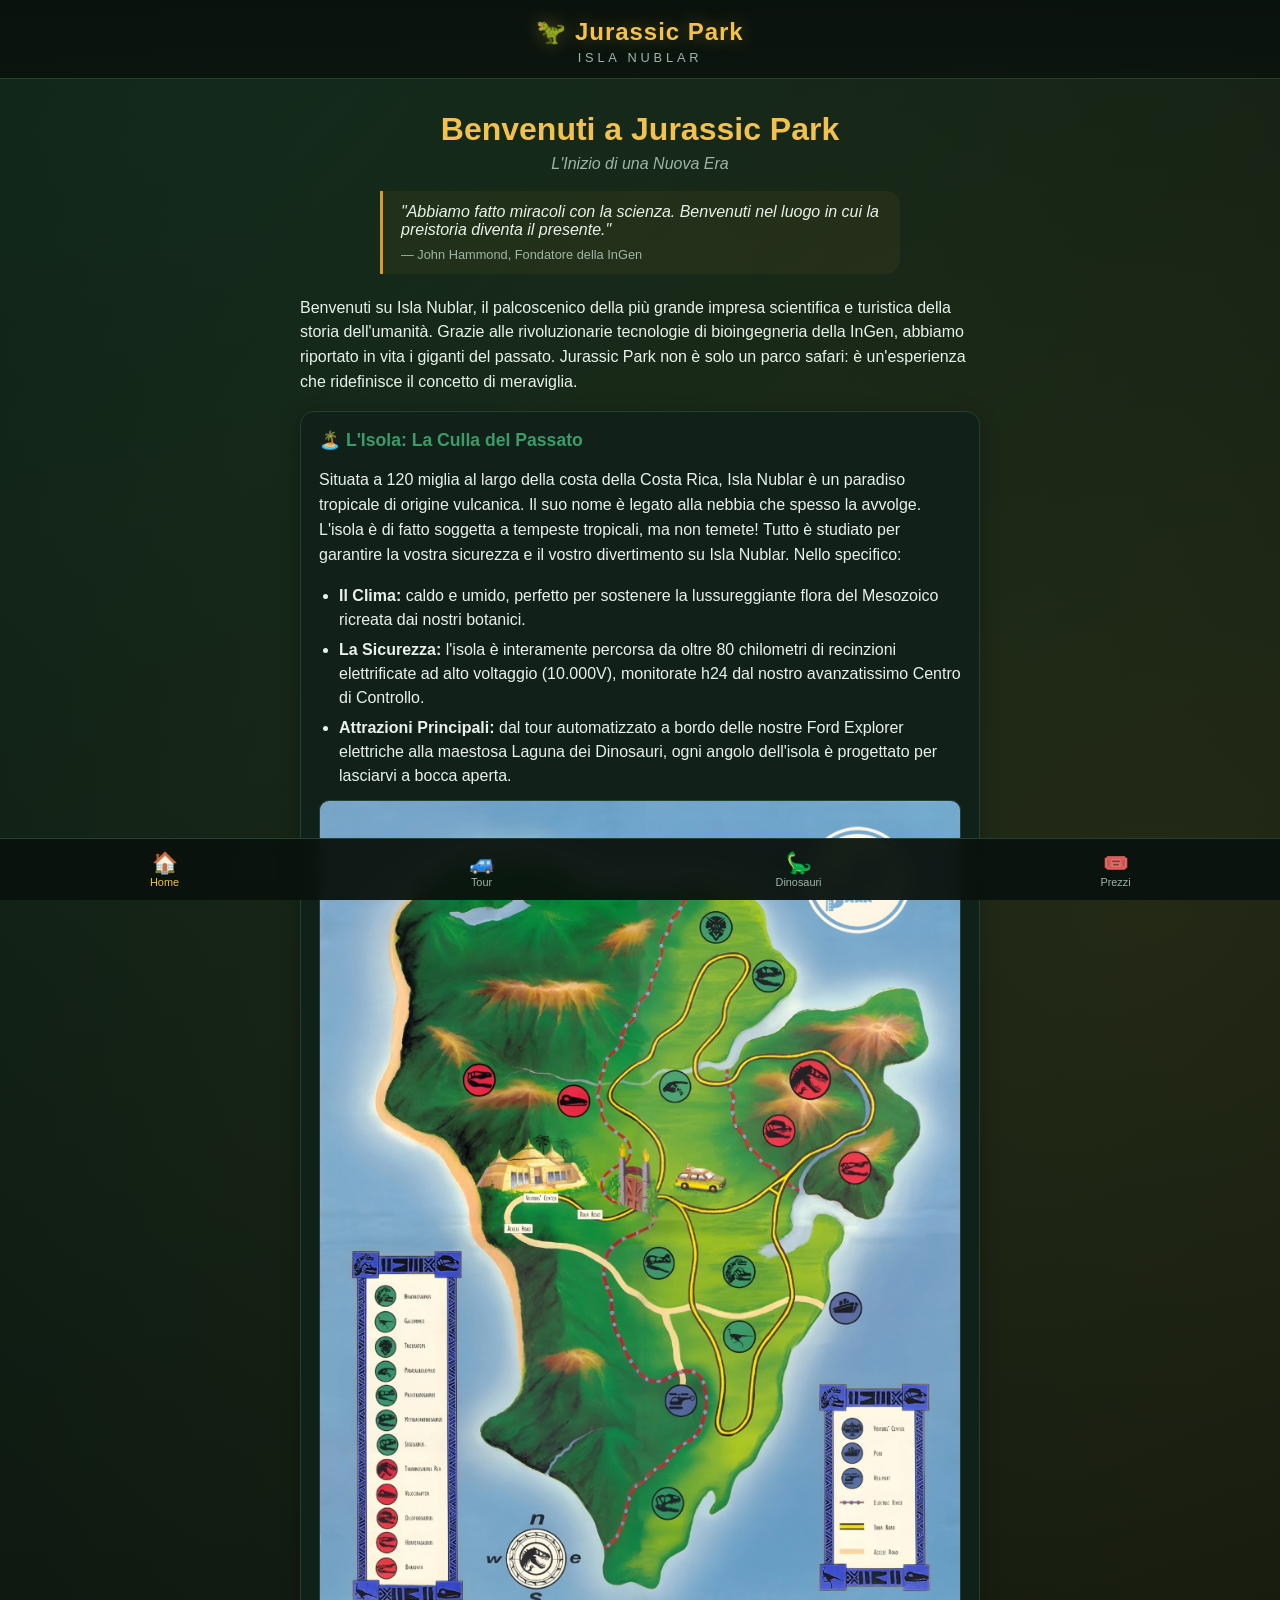
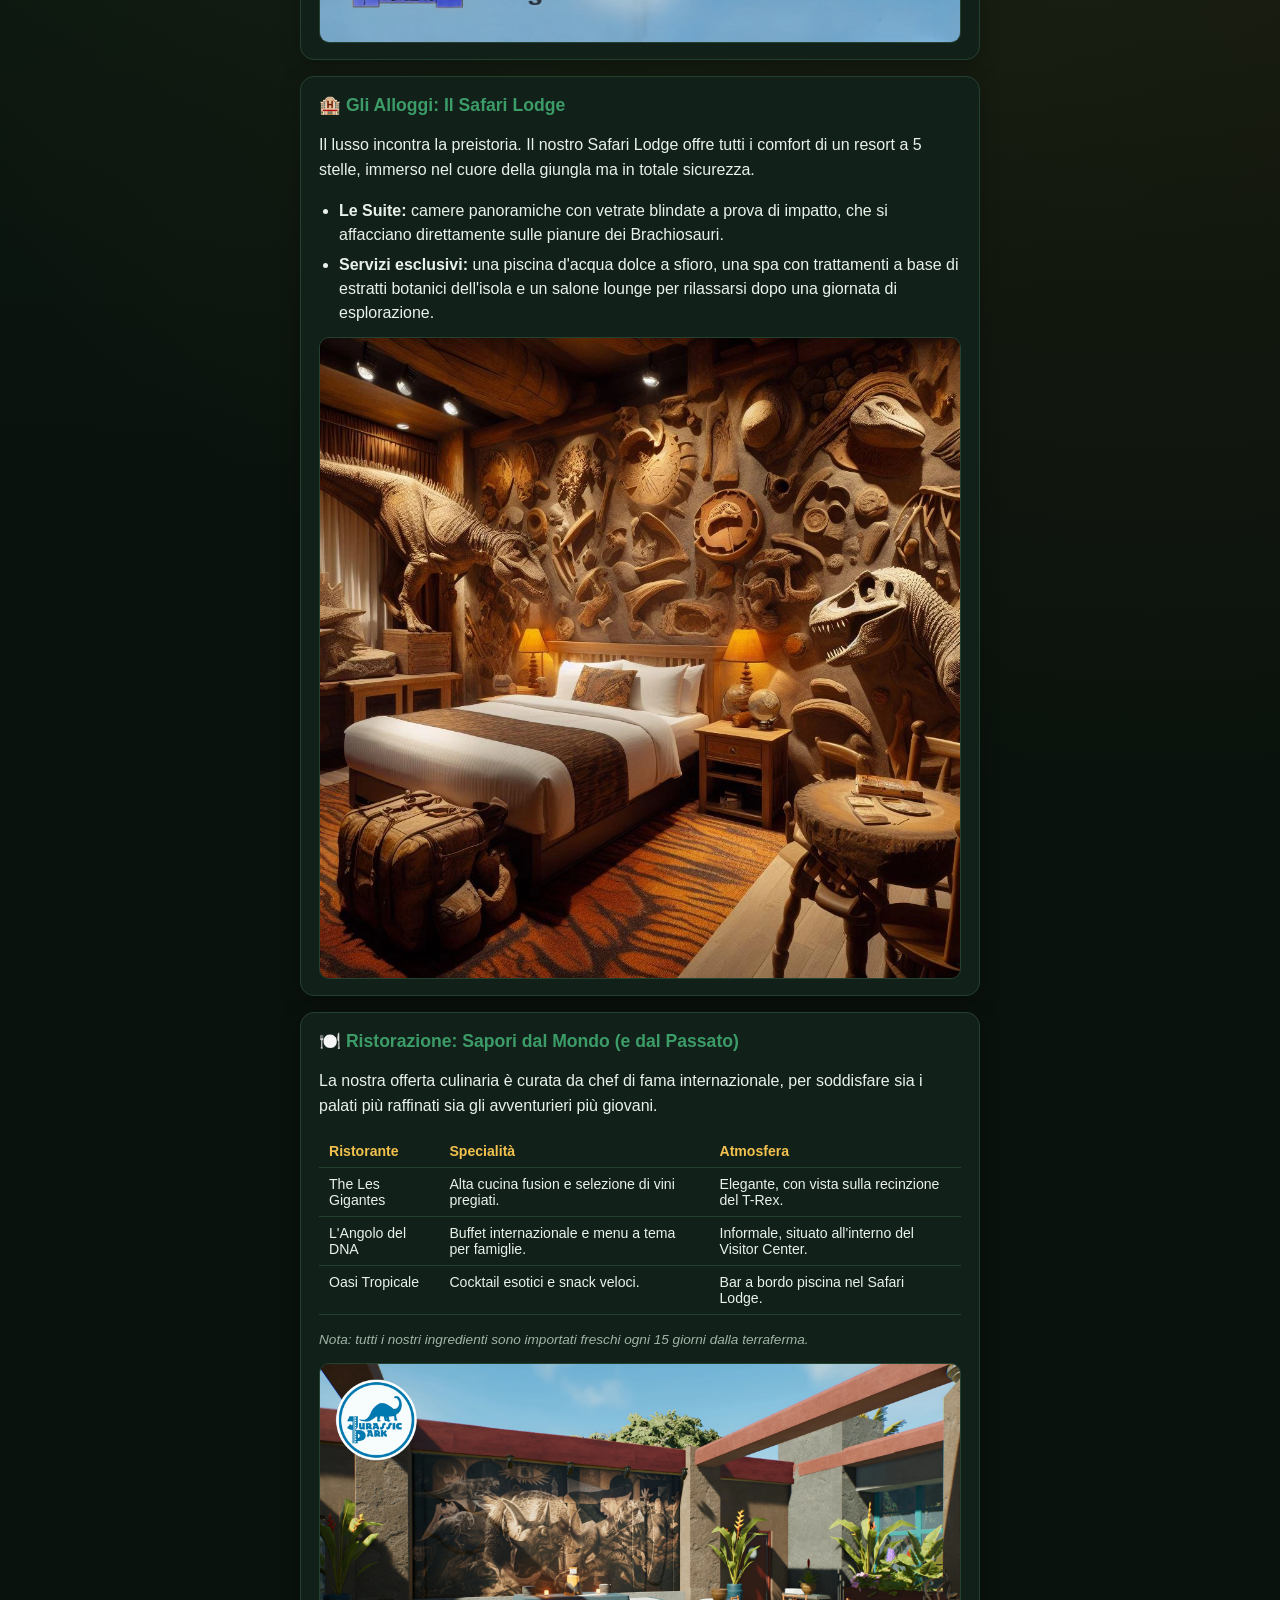
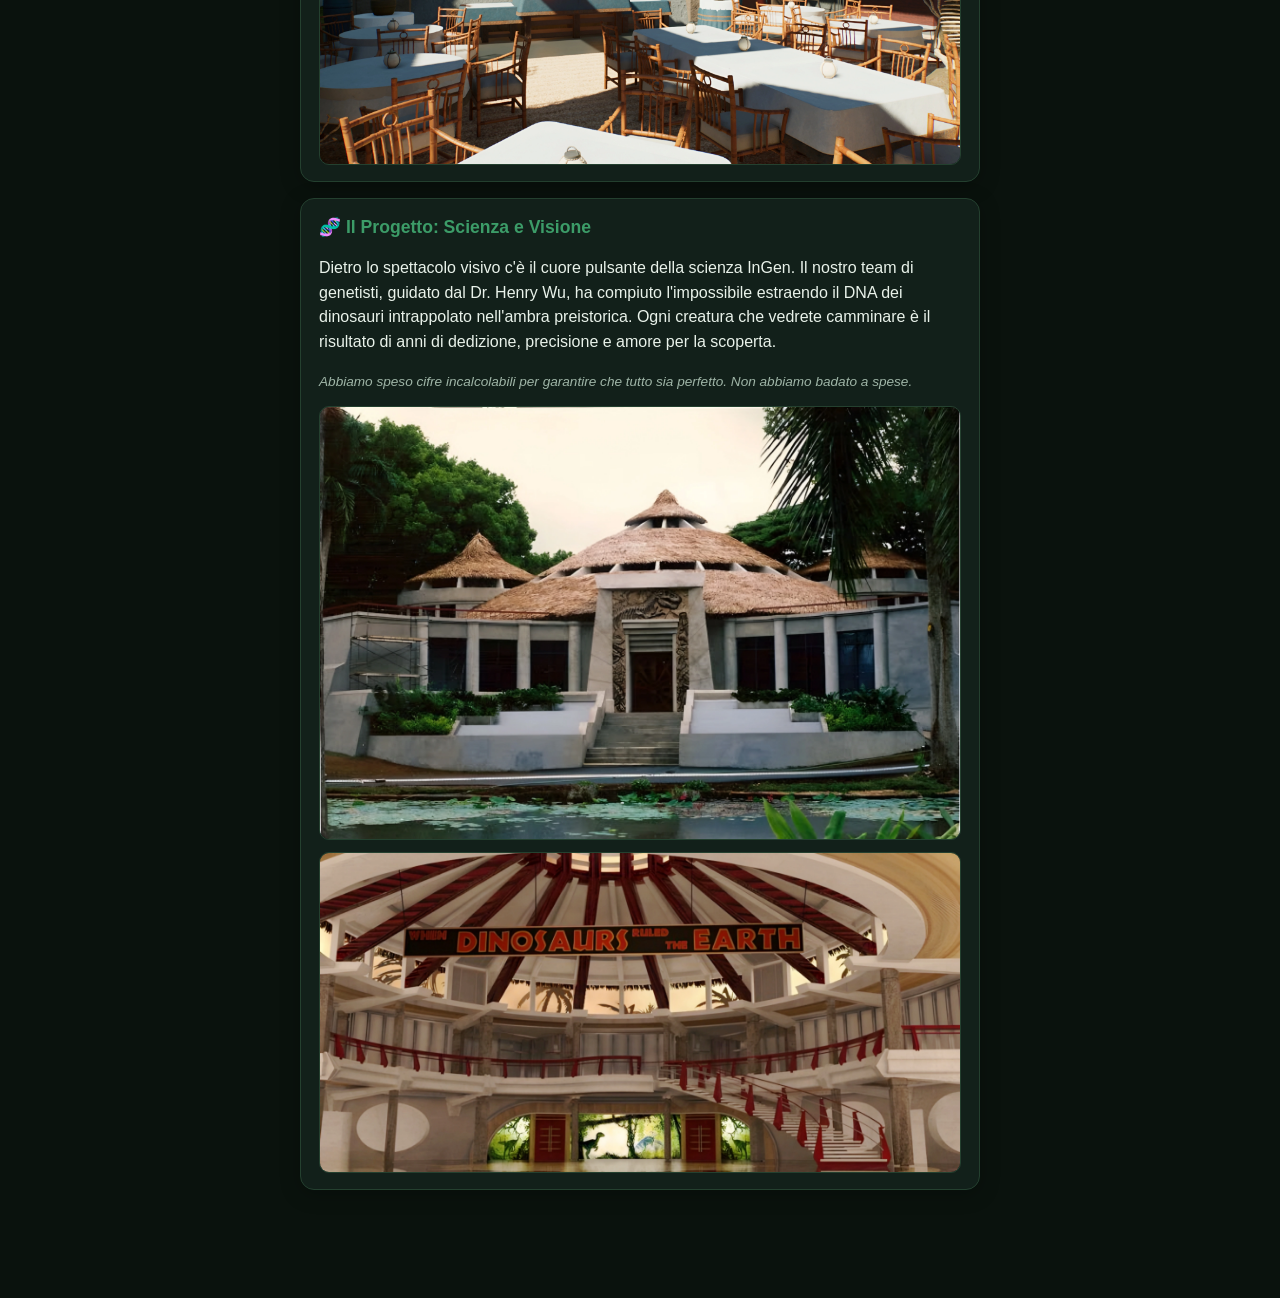
<file: index.html>
<!DOCTYPE html>
<html lang="it">
<head>
<meta charset="UTF-8">
<meta name="viewport" content="width=device-width, initial-scale=1.0">
<title>Jurassic Park — Isla Nublar</title>
<link rel="stylesheet" href="styles.css">
</head>
<body>

<header class="topbar">
  <h1>🦖 Jurassic Park</h1>
  <p class="subtitle">Isla Nublar</p>
</header>

<main>

  <!-- HOME -->
  <section id="home" class="page">

    <div class="hero">
      <h2>Benvenuti a Jurassic Park</h2>
      <p class="tagline">L'Inizio di una Nuova Era</p>
      <blockquote>
        "Abbiamo fatto miracoli con la scienza. Benvenuti nel luogo in cui la preistoria diventa il presente."
        <cite>— John Hammond, Fondatore della InGen</cite>
      </blockquote>
    </div>

    <p>Benvenuti su Isla Nublar, il palcoscenico della più grande impresa scientifica e turistica della storia dell'umanità. Grazie alle rivoluzionarie tecnologie di bioingegneria della InGen, abbiamo riportato in vita i giganti del passato. Jurassic Park non è solo un parco safari: è un'esperienza che ridefinisce il concetto di meraviglia.</p>

    <article class="card">
      <h3>🏝️ L'Isola: La Culla del Passato</h3>
      <p>Situata a 120 miglia al largo della costa della Costa Rica, Isla Nublar è un paradiso tropicale di origine vulcanica. Il suo nome è legato alla nebbia che spesso la avvolge. L'isola è di fatto soggetta a tempeste tropicali, ma non temete! Tutto è studiato per garantire la vostra sicurezza e il vostro divertimento su Isla Nublar. Nello specifico:</p>
      <ul>
        <li><strong>Il Clima:</strong> caldo e umido, perfetto per sostenere la lussureggiante flora del Mesozoico ricreata dai nostri botanici.</li>
        <li><strong>La Sicurezza:</strong> l'isola è interamente percorsa da oltre 80 chilometri di recinzioni elettrificate ad alto voltaggio (10.000V), monitorate h24 dal nostro avanzatissimo Centro di Controllo.</li>
        <li><strong>Attrazioni Principali:</strong> dal tour automatizzato a bordo delle nostre Ford Explorer elettriche alla maestosa Laguna dei Dinosauri, ogni angolo dell'isola è progettato per lasciarvi a bocca aperta.</li>
      </ul>
      <img src="assets/MAPPA.webp" alt="Mappa di Isla Nublar" loading="lazy">
    </article>

    <article class="card">
      <h3>🏨 Gli Alloggi: Il Safari Lodge</h3>
      <p>Il lusso incontra la preistoria. Il nostro Safari Lodge offre tutti i comfort di un resort a 5 stelle, immerso nel cuore della giungla ma in totale sicurezza.</p>
      <ul>
        <li><strong>Le Suite:</strong> camere panoramiche con vetrate blindate a prova di impatto, che si affacciano direttamente sulle pianure dei Brachiosauri.</li>
        <li><strong>Servizi esclusivi:</strong> una piscina d'acqua dolce a sfioro, una spa con trattamenti a base di estratti botanici dell'isola e un salone lounge per rilassarsi dopo una giornata di esplorazione.</li>
      </ul>
      <img src="assets/BEDROOM.webp" alt="Suite del Safari Lodge" loading="lazy">
    </article>

    <article class="card">
      <h3>🍽️ Ristorazione: Sapori dal Mondo (e dal Passato)</h3>
      <p>La nostra offerta culinaria è curata da chef di fama internazionale, per soddisfare sia i palati più raffinati sia gli avventurieri più giovani.</p>
      <div class="table-wrap">
        <table>
          <thead>
            <tr><th>Ristorante</th><th>Specialità</th><th>Atmosfera</th></tr>
          </thead>
          <tbody>
            <tr>
              <td>The Les Gigantes</td>
              <td>Alta cucina fusion e selezione di vini pregiati.</td>
              <td>Elegante, con vista sulla recinzione del T-Rex.</td>
            </tr>
            <tr>
              <td>L'Angolo del DNA</td>
              <td>Buffet internazionale e menu a tema per famiglie.</td>
              <td>Informale, situato all'interno del Visitor Center.</td>
            </tr>
            <tr>
              <td>Oasi Tropicale</td>
              <td>Cocktail esotici e snack veloci.</td>
              <td>Bar a bordo piscina nel Safari Lodge.</td>
            </tr>
          </tbody>
        </table>
      </div>
      <p class="note">Nota: tutti i nostri ingredienti sono importati freschi ogni 15 giorni dalla terraferma.</p>
      <img src="assets/RISTORANTE.webp" alt="Ristorante del parco" loading="lazy">
    </article>

    <article class="card">
      <h3>🧬 Il Progetto: Scienza e Visione</h3>
      <p>Dietro lo spettacolo visivo c'è il cuore pulsante della scienza InGen. Il nostro team di genetisti, guidato dal Dr. Henry Wu, ha compiuto l'impossibile estraendo il DNA dei dinosauri intrappolato nell'ambra preistorica. Ogni creatura che vedrete camminare è il risultato di anni di dedizione, precisione e amore per la scoperta.</p>
      <p class="note">Abbiamo speso cifre incalcolabili per garantire che tutto sia perfetto. Non abbiamo badato a spese.</p>
      <img src="assets/CENTRO VIS.webp" alt="Centro Visitatori" loading="lazy">
      <img src="assets/INTERNO CENTRO VIS.webp" alt="Interno del Centro Visitatori" loading="lazy">
    </article>

  </section>

  <!-- TOUR -->
  <section id="tour" class="page">

    <div class="hero">
      <h2>Esplora Isla Nublar</h2>
      <p class="tagline">I Nostri Safari Esclusivi</p>
    </div>

    <p>Al Jurassic Park l'avventura ha molte forme. Abbiamo progettato tre percorsi unici per permettervi di osservare i dinosauri nei loro habitat naturali, offrendo punti di vista ravvicinati e spettacolari, sempre all'insegna della massima sicurezza.</p>

    <article class="card">
      <h3>🚙 1. Il Main Tour: Il Safari in Jeep Automatizzato</h3>
      <p>Il classico e intramontabile tour del parco. Salite a bordo delle nostre iconiche Ford Explorer elettriche, guidate da un sistema computerizzato centrale su rotaia elettrificata. Nessun conducente, nessuna distrazione: solo voi e la preistoria.</p>
      <ul>
        <li><strong>L'Esperienza:</strong> il veicolo vi guiderà attraverso i massicci cancelli di pietra e vi accompagnerà lungo un percorso di oltre 30 chilometri, attraversando i recinti dei grandi erbivori e dei super-predatori.</li>
        <li><strong>Audio-Guida di Bordo:</strong> ogni vettura è dotata di display interattivi e di una guida vocale (narrata dal celebre Richard Kiley) che vi spiegherà la fauna circostante in tempo reale.</li>
        <li><strong>Incontri Principali:</strong> il branco di Dilofosauri nella foresta primaria, le maestose pianure del Triceratopo, il paddock principale del leggendario Tyrannosaurus Rex.</li>
      </ul>
      <p class="note">⚠️ Nota di Sicurezza: le vetture sono dotate di vetri in plexiglass rinforzato. Si prega di rimanere sempre all'interno del veicolo e di non spegnere le luci di cortesia.</p>
      <img src="assets/JEEP.webp" alt="Main Tour Jeep" loading="lazy">
    </article>

    <article class="card">
      <h3>🚤 2. Il Jungle River Cruise: Il Safari Fluviale</h3>
      <p>Per chi cerca un approccio più selvaggio e primordiale, il safari sul fiume offre una prospettiva completamente diversa, navigando nel cuore profondo della giungla di Isla Nublar.</p>
      <ul>
        <li><strong>L'Esperienza:</strong> a bordo di imbarcazioni a propulsione silenziosa da 24 posti, scivolerete lungo le acque del Fiume Dilofosauro. Il silenzio del motore permette di avvicinarsi agli animali senza disturbarli, osservandoli mentre si abbeverano sulle rive.</li>
        <li><strong>L'Ambiente:</strong> il fiume taglia canyon rocciosi e zone di fitta vegetazione tropicale, dove i dinosauri si sentono liberi di muoversi senza barriere visibili.</li>
        <li><strong>Incontri Principali:</strong> i giganteschi Brachiosauri che si nutrono dalle cime degli alberi sopra il fiume, gruppi di Stegosauri lungo le sponde fangose.</li>
      </ul>
      <p class="note">Nota: il percorso costeggia l'area della Voliera, offrendo uno sguardo dal basso.</p>
      <img src="assets/RIVER.webp" alt="Jungle River Cruise" loading="lazy">
    </article>

    <article class="card">
      <h3>🦅 3. L'Aviary Tour: Il Safari nella Voliera dei Pterosauri</h3>
      <p>Un'esperienza mozzafiato dedicata ai dominatori dei cieli del Mesozoico. La nostra Voliera è una gigantesca struttura a cupola geodetica in rete d'acciaio, che ricrea un microclima montano e nebbioso.</p>
      <ul>
        <li><strong>L'Esperienza:</strong> camminerete su una serie di passerelle sospese e trasparenti ad alta quota, per osservare i rettili volanti nel loro elemento naturale: l'aria.</li>
        <li><strong>L'Ambiente:</strong> una fitta nebbia artificiale e cascate scoscese ricreano l'ambiente perfetto per la nidificazione sulle pareti rocciose all'interno della cupola.</li>
        <li><strong>Incontri Principali:</strong> i maestosi Pteranodonti con la loro impressionante apertura alare mentre planano a pochi metri dalle passerelle, i piccoli dei rettili volanti nei loro nidi artificiali aggrappati alle rocce.</li>
      </ul>
      <img src="assets/VOLIERA.webp" alt="Voliera dei Pterosauri" loading="lazy">
    </article>

  </section>

  <!-- DINOSAURI -->
  <section id="dinosauri" class="page">

    <div class="hero">
      <h2>Guida ai Dinosauri</h2>
      <p class="tagline">Chi Incontrerai su Isla Nublar</p>
    </div>

    <details class="card group group-green" open>
      <summary>🌿 I Giganti Erbivori</summary>
      <div class="species">
        <h4>Apatosauro</h4>
        <p><strong>Dieta:</strong> erbivoro (fogliame alto) · <strong>Dove trovarlo:</strong> Laguna dei Giganti e zone umide</p>
        <p>Grande dinosauro sauropode vissuto nel Giurassico superiore (circa 152 milioni di anni fa). Famoso per il collo e la coda lunghi, misura in media 21-23 metri e pesa tra 16 e 35 tonnellate. È il gigante gentile del parco.</p>
      </div>
      <div class="species">
        <h4>Triceratopo</h4>
        <p><strong>Dieta:</strong> erbivoro (arbusti e radici) · <strong>Dove trovarlo:</strong> praterie a nord</p>
        <p>Vissuto nel Cretaceo superiore (68-66 milioni di anni fa) nell'attuale Nord America. Riconoscibile per l'enorme cranio, un pesante collare osseo e tre corna: pesa fino a 10-12 tonnellate ed è lungo fino a 9 metri. Nota per i visitatori: rimanere all'interno dei veicoli durante il safari, i triceratopi tendono a caricare se si sentono minacciati.</p>
      </div>
      <div class="species">
        <h4>Stegosauro</h4>
        <p><strong>Dieta:</strong> erbivoro (felci e piante basse) · <strong>Dove trovarlo:</strong> pineta</p>
        <p>Vissuto nel Giurassico superiore (150 milioni di anni fa) in Nord America. Raggiunge i 7-9 metri di lunghezza, 4 metri di altezza e un peso di 5-7 tonnellate. Caratterizzato da 17 ampie placche ossee sul dorso e da una coda dotata di lunghe punte difensive.</p>
      </div>
      <div class="species">
        <h4>Euoplocephalus</h4>
        <p><strong>Dieta:</strong> erbivoro (tuberi e vegetazione coriacea) · <strong>Dove trovarlo:</strong> colline ad est</p>
        <p>Uno dei più grandi anchilosauri, vissuto nel Cretaceo superiore (76-70 milioni di anni fa). Il nome significa "testa ben corazzata". Circa 6-7 metri di lunghezza, un'altezza al garrese di 1,5 metri e un peso stimato di 2 tonnellate. Il corpo è protetto da placche ossee (osteodermi); la coda termina con una pesante mazza ossea che può pesare fino a 20 kg. Molto schivo, tra i più difficili da avvistare.</p>
      </div>
    </details>

    <details class="card group group-green">
      <summary>🦆 I Sociali a Becco d'Anatra</summary>
      <div class="species">
        <h4>Maiasaura</h4>
        <p><strong>Dieta:</strong> erbivoro · <strong>Dove trovarlo:</strong> zona nord del parco</p>
        <p>Il nome significa "Buona Madre Lucertola". Cuore pulsante delle aree dedicate alla cura dei cuccioli. Raggiunge i 9 metri di lunghezza, 3 metri di altezza e circa 4 tonnellate di peso. Muso piatto a forma di becco, senza grandi creste ossee.</p>
      </div>
      <div class="species">
        <h4>Hadrosaurus</h4>
        <p><strong>Dieta:</strong> erbivoro · <strong>Dove trovarlo:</strong> grandi pianure centrali</p>
        <p>Famiglia di grandi erbivori del Cretaceo (85-66 milioni di anni fa). Muso piatto ed elaborata dentatura; quadrupedi ma in grado di correre su due zampe, vivono in grandi branchi nomadi. Estremamente sensibili ai rumori.</p>
      </div>
      <div class="species">
        <h4>Parasaurolophus</h4>
        <p><strong>Dieta:</strong> erbivoro · <strong>Dove trovarlo:</strong> safari sul fiume</p>
        <p>Grande adrosauro del tardo Cretaceo. Lungo fino a 10 metri e oltre 5 tonnellate, riconoscibile dalla spettacolare cresta ossea cava ricurva all'indietro, usata come cassa di risonanza per emettere profondi suoni a bassa frequenza. Al tramonto, potrai ascoltare la loro spettacolare sinfonia.</p>
      </div>
    </details>

    <details class="card group group-green">
      <summary>🌱 I Piccoli Erbivori</summary>
      <div class="species">
        <h4>Hypsilophodon</h4>
        <p><strong>Dieta:</strong> erbivoro (fogliame tenero, frutti) · <strong>Dove trovarlo:</strong> giungla</p>
        <p>Spesso definito "cervo del mesozoico", raggiunge circa 1,8 metri di lunghezza e 20 kg di peso. Zampe posteriori lunghe e agili, coda rigida: un corridore eccezionale.</p>
      </div>
      <div class="species">
        <h4>Othnielia</h4>
        <p><strong>Dieta:</strong> erbivoro (felci e germogli) · <strong>Dove trovarlo:</strong> giungla est</p>
        <p>Vissuto nel Giurassico superiore, circa 150 milioni di anni fa. Adulto lungo 1,5-2 metri, circa 10 kg di peso. Durante il safari potrai vederli fare capolino tra le felci.</p>
      </div>
      <div class="species">
        <h4>Microceratus</h4>
        <p><strong>Dieta:</strong> erbivoro (frutti, semi, foglie) · <strong>Dove trovarlo:</strong> giungla fluviale</p>
        <p>I ceratopsidi in miniatura del parco. Lungo 1,5-2 metri, circa 10 kg di peso.</p>
      </div>
    </details>

    <details class="card group group-yellow">
      <summary>♻️ I Piccoli Ecologisti del Parco</summary>
      <div class="species">
        <h4>Procompsognathus</h4>
        <p><strong>Dieta:</strong> carnivoro/spazzino · <strong>Dove trovarlo:</strong> libero in tutto il parco</p>
        <p>Piccoli predatori, affettuosamente chiamati "compy". Muovendosi in gruppo, ripuliscono i recinti dagli scarti organici dei grandi erbivori, mantenendo l'ecosistema di Isla Nublar pulito e sicuro.</p>
      </div>
    </details>

    <details class="card group group-red">
      <summary>🦖 I Carnivori e i Superpredatori</summary>
      <div class="species">
        <h4>Tyrannosaurus-rex</h4>
        <p><strong>Dieta:</strong> carnivoro (prede vive) · <strong>Dove trovarlo:</strong> Regno del T-rex</p>
        <p>La perla all'occhiello di Isla Nublar. Predatore bipede del Cretaceo superiore, raggiunge i 13 metri di lunghezza e le 8-9 tonnellate di peso. Vista eccellente, potente olfatto, zampe posteriori robuste e lunga coda per bilanciare la massiccia testa. Non può vedere prede che restano immobili.</p>
      </div>
      <div class="species">
        <h4>Velociraptor</h4>
        <p><strong>Dieta:</strong> carnivoro (in branco) · <strong>Dove trovarlo:</strong> gabbie di massima sicurezza ad accesso limitato</p>
        <p>Il nome significa "ladro veloce". Si stima siano intelligenti quanto gli odierni scimpanzé. Agilità fulminea, artigli a falce retrattili e spiccata capacità di coordinazione strategica. Visibile solo attraverso i vetri blindati dell'area di massima sicurezza.</p>
      </div>
      <div class="species">
        <h4>Dilophosaurus</h4>
        <p><strong>Dieta:</strong> carnivoro (mammiferi e pesci) · <strong>Dove trovarlo:</strong> recinto fluviale meridionale</p>
        <p>Predatore affascinante e letale, lungo circa 3 metri, con due creste ossee a "V" parallele sul cranio. Nota la sua tecnica di caccia: sputa una saliva altamente neurotossica in grado di accecare e paralizzare le prede da lunghe distanze.</p>
      </div>
    </details>

    <details class="card group group-blue">
      <summary>☁️ I Dominatori dei Cieli</summary>
      <div class="species">
        <h4>Caeradactylus</h4>
        <p><strong>Dieta:</strong> piscivoro/carnivoro opportunista · <strong>Dove trovarlo:</strong> Voliera</p>
        <p>Non è un dinosauro, ma questo maestoso pterosauro domina i cieli della nostra gigantesca voliera geodetica. Apertura alare di 4-5 metri e becco seghettato perfetto per afferrare le prede al volo.</p>
      </div>
      <img src="assets/VOLIERA.webp" alt="Voliera" loading="lazy">
    </details>

    <p class="note safety">🔒 Informazioni di sicurezza per i visitatori: per la vostra incolumità, non superate mai le barriere elettrificate (10.000 volt), non nutrite gli animali se non espressamente autorizzati dal personale InGen e, in caso di blackout o emergenza, rimanete all'interno dei veicoli a guida autonoma ed attendete le istruzioni del computer centrale.</p>

  </section>

  <!-- PREZZI -->
  <section id="prezzi" class="page">

    <div class="hero">
      <h2>Tariffe e Pacchetti Esclusivi</h2>
      <p class="tagline">Vivi il Sogno</p>
    </div>

    <p>Jurassic Park è un'esperienza d'élite progettata per chi vuole testimoniare la storia in prima persona. Abbiamo investito risorse incalcolabili per offrirvi il massimo del lusso e della sicurezza. Come direbbe il nostro fondatore: non abbiamo badato a spese.</p>

    <div class="pass-grid">
      <article class="card pass">
        <h3>🎫 Standard Pass</h3>
        <p class="pass-name">"The Explorer"</p>
        <p class="price">$2.500 <span>USD / notte, per persona</span></p>
        <p>Il pacchetto base per chi vuole assaporare la preistoria.</p>
        <ul>
          <li>Accesso al Main Tour (Jeep automatizzate)</li>
          <li>Alloggio in camera Standard al Safari Lodge</li>
          <li>Colazione inclusa all'Angolo del DNA</li>
        </ul>
        <p class="note">Limitazioni: accesso alla Voliera non incluso.</p>
      </article>

      <article class="card pass featured">
        <h3>🥇 Gold Pass</h3>
        <p class="pass-name">"The Amber Club"</p>
        <p class="price">$5.500 <span>USD / notte, per persona</span></p>
        <p>L'esperienza completa per veri appassionati di paleontologia.</p>
        <ul>
          <li>Accesso illimitato a tutti e tre i Safari (Jeep, Fiume, Voliera)</li>
          <li>Suite panoramica con vista sul paddock dei Brachiosauri</li>
          <li>Cena di gala al ristorante The Les Gigantes</li>
          <li>Tour privato del Laboratorio di Genetica con il Dr. Henry Wu</li>
        </ul>
      </article>

      <article class="card pass">
        <h3>👑 VIP Pass</h3>
        <p class="pass-name">"The Hammond Experience"</p>
        <p class="price">$15.000 <span>USD / notte, per persona</span></p>
        <p>Il massimo del lusso, limitato a soli 10 visitatori a settimana.</p>
        <ul>
          <li>Tutti i vantaggi del Gold Pass</li>
          <li>Trasporto in elicottero privato InGen da San José direttamente all'eliporto dell'isola</li>
          <li>Incontro privato con John Hammond e sessione fotografica esclusiva con un cucciolo di Raptor appena nato</li>
        </ul>
      </article>
    </div>

    <article class="card">
      <h3>📝 Modulo di Prenotazione Online</h3>
      <p class="note">(Nota di Design: qui puoi inserire un classico form con campi per Nome, Email, Scelta del Pacchetto e Date del viaggio.)</p>
      <p class="fineprint">Spuntando la casella "Accetto i Termini e le Condizioni", il richiedente solleva la InGen Technologies, i suoi dipendenti e i suoi programmatori (incluso il reparto sistemi informatici) da qualsiasi responsabilità civile o penale in caso di interruzione improvvisa dell'energia elettrica causata da eventi atmosferici o sabotaggi interni.</p>
    </article>

    <article class="card">
      <h3>❓ Domande Frequenti</h3>
      <p><strong>D: I bambini pagano il biglietto intero?</strong><br>
      R: Sì. Tuttavia, offriamo uno sconto del 10% se dimostrano una conoscenza approfondita della differenza tra un Brachiosauro e un Triceratopo!</p>
      <p><strong>D: Cosa succede in caso di evacuazione dell'isola per uragano?</strong><br>
      R: Il nostro capo della sicurezza, Ray Arnold, guiderà le procedure di emergenza. In caso di blackout totale, vi verrà chiesto di "tenervi forte" mentre riavviamo i sistemi principali dal bunker.</p>
      <p><strong>D: Posso portare a casa un souvenir, come un pezzo di ambra o un uovo?</strong><br>
      R: Assolutamente no. Il contrabbando di materiale di qualsiasi natura è severamente vietato.</p>
    </article>

  </section>

</main>

<nav class="bottom-nav">
  <button class="nav-btn" data-target="home"><span class="icon">🏠</span><span>Home</span></button>
  <button class="nav-btn" data-target="tour"><span class="icon">🚙</span><span>Tour</span></button>
  <button class="nav-btn" data-target="dinosauri"><span class="icon">🦕</span><span>Dinosauri</span></button>
  <button class="nav-btn" data-target="prezzi"><span class="icon">🎟️</span><span>Prezzi</span></button>
</nav>

<script src="script.js"></script>
</body>
</html>
</file>
<file: styles.css>
:root {
  --bg: #0a120d;
  --panel: #12201a;
  --panel-border: #24402f;
  --green: #1f6b45;
  --green-light: #3c9c68;
  --amber: #d99a2b;
  --amber-light: #f2c14e;
  --text: #e9f2ea;
  --text-dim: #9fb5a7;
  --red: #b3402f;
  --blue: #3a7ca5;
  --yellow: #c9a227;
  --radius: 14px;
}

* { box-sizing: border-box; }

html, body {
  margin: 0;
  padding: 0;
  background: var(--bg);
  color: var(--text);
  font-family: -apple-system, BlinkMacSystemFont, "Segoe UI", Roboto, Helvetica, Arial, sans-serif;
  scroll-behavior: smooth;
}

body {
  background:
    radial-gradient(circle at 15% 0%, rgba(31, 107, 69, 0.25), transparent 45%),
    radial-gradient(circle at 90% 20%, rgba(217, 154, 43, 0.12), transparent 40%),
    var(--bg);
  min-height: 100vh;
  padding-bottom: 84px;
}

.topbar {
  position: sticky;
  top: 0;
  z-index: 10;
  text-align: center;
  padding: 18px 16px 10px;
  background: linear-gradient(to bottom, rgba(10, 18, 13, 0.97), rgba(10, 18, 13, 0.85));
  backdrop-filter: blur(6px);
  border-bottom: 1px solid var(--panel-border);
}

.topbar h1 {
  margin: 0;
  font-size: 1.5rem;
  letter-spacing: 0.04em;
  color: var(--amber-light);
  text-shadow: 0 0 18px rgba(242, 193, 78, 0.35);
}

.topbar .subtitle {
  margin: 2px 0 0;
  font-size: 0.8rem;
  letter-spacing: 0.3em;
  text-transform: uppercase;
  color: var(--text-dim);
}

main {
  max-width: 720px;
  margin: 0 auto;
  padding: 20px 16px 8px;
}

.page {
  display: none;
  animation: fadeIn 0.35s ease;
}

.page.active {
  display: block;
}

@keyframes fadeIn {
  from { opacity: 0; transform: translateY(6px); }
  to { opacity: 1; transform: translateY(0); }
}

.hero {
  text-align: center;
  margin-bottom: 22px;
}

.hero h2 {
  font-size: 1.7rem;
  margin: 0 0 4px;
  color: var(--amber-light);
}

.hero .tagline {
  margin: 0 0 14px;
  font-style: italic;
  color: var(--text-dim);
}

blockquote {
  margin: 14px auto 0;
  max-width: 520px;
  padding: 12px 18px;
  border-left: 3px solid var(--amber);
  background: rgba(217, 154, 43, 0.06);
  border-radius: 0 var(--radius) var(--radius) 0;
  font-style: italic;
  text-align: left;
}

blockquote cite {
  display: block;
  margin-top: 8px;
  font-style: normal;
  font-size: 0.8rem;
  color: var(--text-dim);
}

p { line-height: 1.55; color: var(--text); }

.card {
  background: var(--panel);
  border: 1px solid var(--panel-border);
  border-radius: var(--radius);
  padding: 18px 18px 16px;
  margin: 16px 0;
  box-shadow: 0 4px 20px rgba(0, 0, 0, 0.25);
}

.card h3 {
  margin-top: 0;
  color: var(--green-light);
  font-size: 1.1rem;
}

.card ul {
  padding-left: 20px;
  margin: 10px 0;
}

.card li {
  margin-bottom: 6px;
  line-height: 1.5;
}

.card img {
  display: block;
  width: 100%;
  height: auto;
  border-radius: 10px;
  margin-top: 12px;
  border: 1px solid var(--panel-border);
}

.note {
  font-size: 0.85rem;
  color: var(--text-dim);
  font-style: italic;
}

.note.safety {
  border: 1px solid rgba(217, 154, 43, 0.4);
  background: rgba(217, 154, 43, 0.08);
  border-radius: var(--radius);
  padding: 14px 16px;
  font-style: normal;
}

.fineprint {
  font-size: 0.72rem;
  color: var(--text-dim);
  opacity: 0.8;
  line-height: 1.4;
}

.table-wrap {
  overflow-x: auto;
  margin-top: 10px;
}

table {
  width: 100%;
  border-collapse: collapse;
  font-size: 0.88rem;
}

th, td {
  text-align: left;
  padding: 8px 10px;
  border-bottom: 1px solid var(--panel-border);
  vertical-align: top;
}

th {
  color: var(--amber-light);
  font-weight: 600;
  white-space: nowrap;
}

/* Dinosaur guide accordion */
details.group {
  padding: 0;
  cursor: default;
}

details.group summary {
  cursor: pointer;
  list-style: none;
  font-size: 1.05rem;
  font-weight: 600;
  color: var(--text);
  padding: 2px 0;
  display: flex;
  align-items: center;
  justify-content: space-between;
}

details.group summary::-webkit-details-marker {
  display: none;
}

details.group summary::after {
  content: "▾";
  color: var(--text-dim);
  transition: transform 0.2s ease;
  margin-left: 8px;
}

details.group[open] summary::after {
  transform: rotate(180deg);
}

details.group.group-green { border-left: 4px solid var(--green-light); }
details.group.group-yellow { border-left: 4px solid var(--yellow); }
details.group.group-red { border-left: 4px solid var(--red); }
details.group.group-blue { border-left: 4px solid var(--blue); }

.species {
  margin-top: 14px;
  padding-top: 12px;
  border-top: 1px solid var(--panel-border);
}

.species:first-of-type {
  margin-top: 16px;
}

.species h4 {
  margin: 0 0 4px;
  color: var(--amber-light);
  font-size: 0.98rem;
}

.species p {
  margin: 4px 0;
  font-size: 0.92rem;
}

/* Prezzi */
.pass-grid {
  display: grid;
  grid-template-columns: 1fr;
  gap: 14px;
}

@media (min-width: 640px) {
  .pass-grid { grid-template-columns: repeat(3, 1fr); }
}

.pass {
  text-align: center;
  display: flex;
  flex-direction: column;
}

.pass h3 { color: var(--amber-light); }

.pass-name {
  font-style: italic;
  color: var(--text-dim);
  margin-top: -6px;
}

.pass .price {
  font-size: 1.4rem;
  font-weight: 700;
  color: var(--amber-light);
  margin: 8px 0;
}

.pass .price span {
  display: block;
  font-size: 0.65rem;
  font-weight: 400;
  color: var(--text-dim);
  text-transform: uppercase;
  letter-spacing: 0.05em;
}

.pass ul {
  text-align: left;
  font-size: 0.85rem;
}

.pass.featured {
  border-color: var(--amber);
  box-shadow: 0 0 0 1px var(--amber), 0 6px 24px rgba(217, 154, 43, 0.15);
}

/* Bottom nav */
.bottom-nav {
  position: fixed;
  bottom: 0;
  left: 0;
  right: 0;
  z-index: 20;
  display: flex;
  background: rgba(10, 18, 13, 0.95);
  backdrop-filter: blur(8px);
  border-top: 1px solid var(--panel-border);
  padding: 6px 6px calc(6px + env(safe-area-inset-bottom));
}

.nav-btn {
  flex: 1;
  background: none;
  border: none;
  color: var(--text-dim);
  font-size: 0.68rem;
  padding: 8px 2px 6px;
  display: flex;
  flex-direction: column;
  align-items: center;
  gap: 2px;
  cursor: pointer;
  border-radius: 10px;
  transition: color 0.2s ease, background 0.2s ease;
}

.nav-btn .icon {
  font-size: 1.3rem;
  line-height: 1;
}

.nav-btn:active {
  background: rgba(217, 154, 43, 0.1);
}

.nav-btn.active {
  color: var(--amber-light);
}

@media (min-width: 640px) {
  main { padding: 32px 20px 8px; }
  .hero h2 { font-size: 2rem; }
}
</file>
